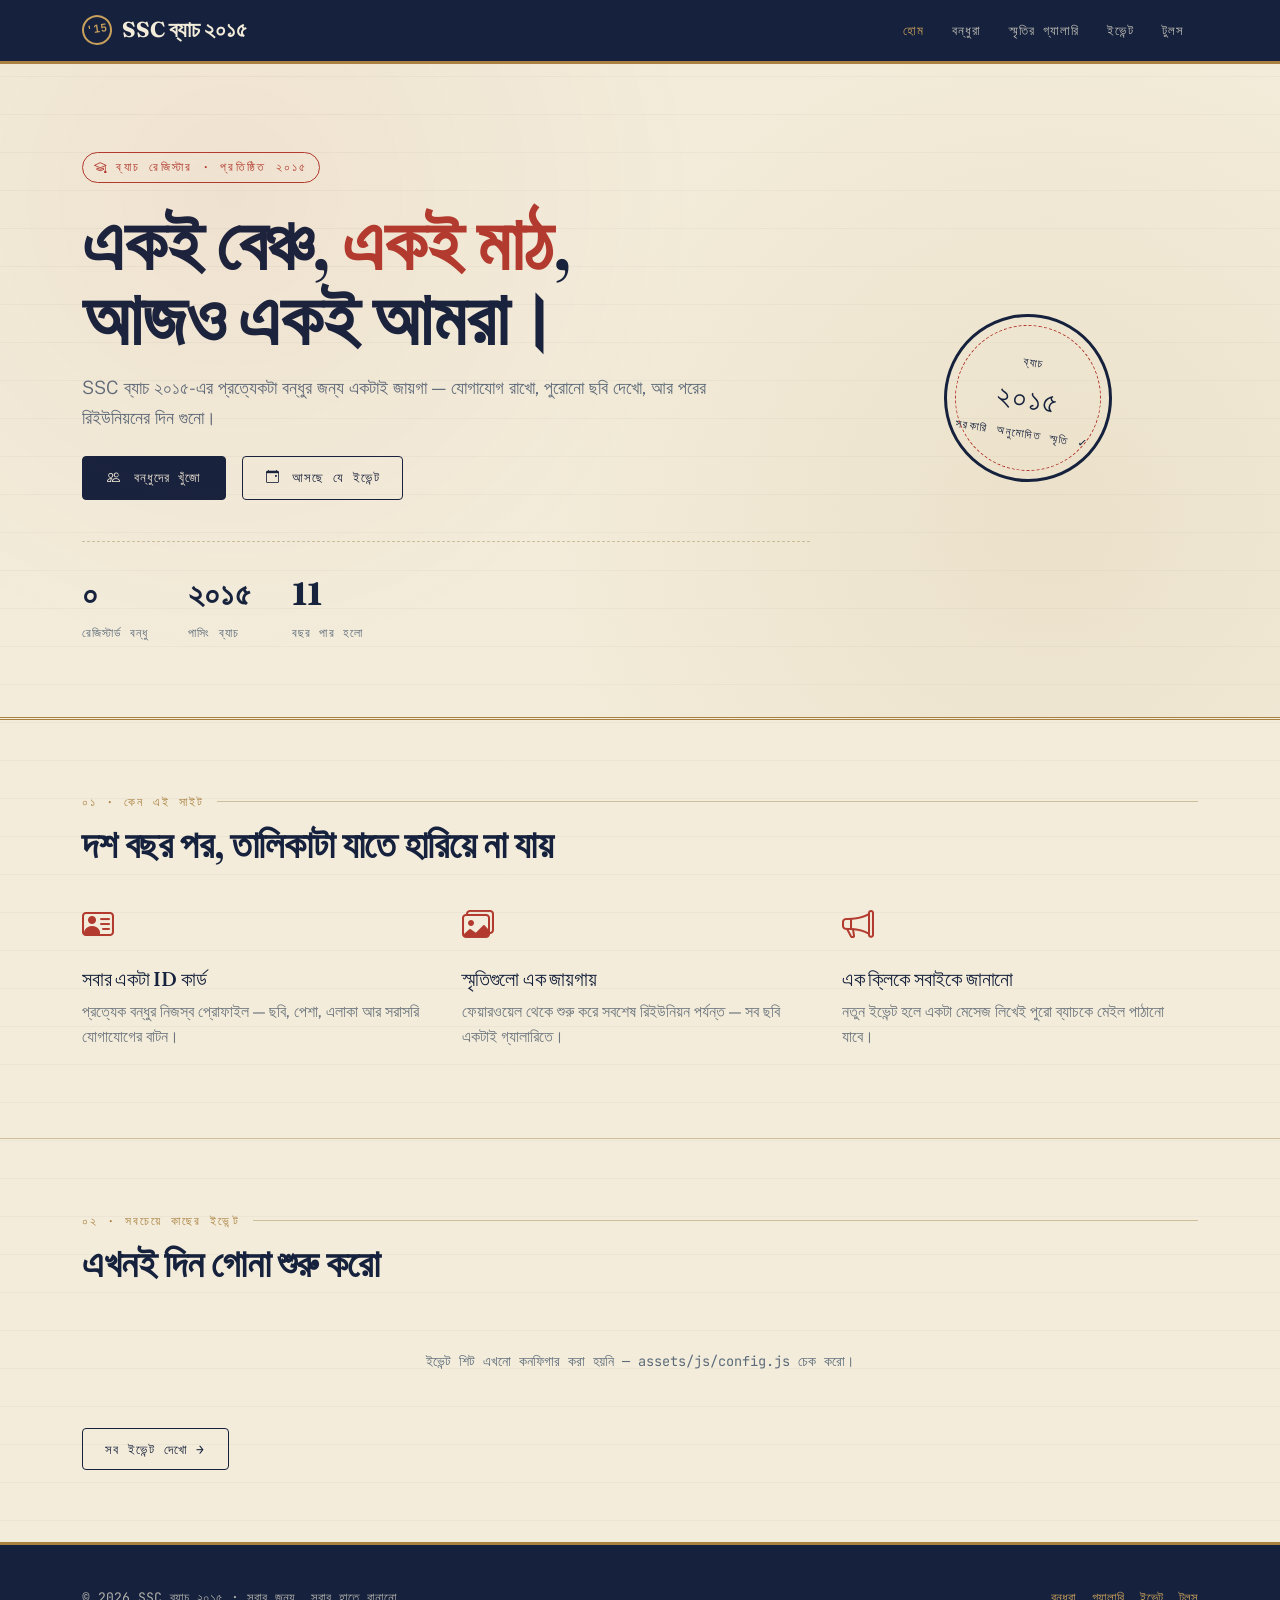
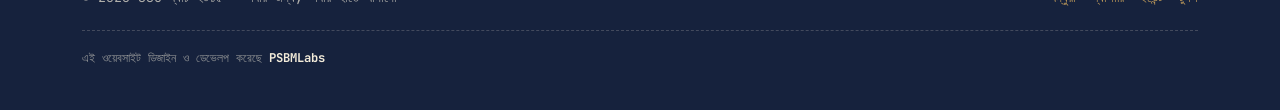
<file: index.html>
<!DOCTYPE html>
<html lang="bn">
<head>
<meta charset="UTF-8">
<meta name="viewport" content="width=device-width, initial-scale=1.0">
<title>SSC ব্যাচ ২০১৫ — আমরা এখনো একসাথে</title>
<meta name="description" content="SSC ব্যাচ ২০১৫-এর সবার জন্য একটাই ঠিকানা — বন্ধুদের প্রোফাইল, স্মৃতির গ্যালারি আর আসন্ন সব ইভেন্ট।">

<link rel="preconnect" href="https://fonts.googleapis.com">
<link href="https://fonts.googleapis.com/css2?family=Fraunces:opsz,wght@9..144,500;9..144,600;9..144,700&family=Public+Sans:wght@400;500;600;700&family=JetBrains+Mono:wght@400;500;600&display=swap" rel="stylesheet">
<link rel="stylesheet" href="https://cdn.jsdelivr.net/npm/bootstrap@5.3.3/dist/css/bootstrap.min.css">
<link rel="stylesheet" href="https://cdn.jsdelivr.net/npm/bootstrap-icons@1.11.3/font/bootstrap-icons.css">
<link rel="stylesheet" href="assets/css/style.css">
</head>
<body>

<nav class="navbar navbar-expand-lg reg-nav sticky-top">
  <div class="container">
    <a class="navbar-brand" href="index.html"><span class="stamp mono">'15</span> SSC ব্যাচ ২০১৫</a>
    <button class="navbar-toggler" type="button" data-bs-toggle="collapse" data-bs-target="#nav" style="border-color:rgba(243,236,218,.4)">
      <span class="navbar-toggler-icon"></span>
    </button>
    <div class="collapse navbar-collapse" id="nav">
      <ul class="navbar-nav ms-auto">
        <li class="nav-item"><a class="nav-link" href="index.html">হোম</a></li>
        <li class="nav-item"><a class="nav-link" href="friends.html">বন্ধুরা</a></li>
        <li class="nav-item"><a class="nav-link" href="gallery.html">স্মৃতির গ্যালারি</a></li>
        <li class="nav-item"><a class="nav-link" href="events.html">ইভেন্ট</a></li>
        <li class="nav-item"><a class="nav-link" href="tools.html">টুলস</a></li>
      </ul>
    </div>
  </div>
</nav>

<div id="birthdayBanner"></div>

<header class="hero">
  <div class="container">
    <div class="row align-items-center g-5">
      <div class="col-lg-8">
        <div class="eyebrow"><i class="bi bi-mortarboard"></i> ব্যাচ রেজিস্টার · প্রতিষ্ঠিত ২০১৫</div>
        <h1>একই বেঞ্চ, <em>একই মাঠ</em>,<br>আজও একই আমরা।</h1>
        <p class="lead">SSC ব্যাচ ২০১৫-এর প্রত্যেকটা বন্ধুর জন্য একটাই জায়গা — যোগাযোগ রাখো, পুরোনো ছবি দেখো, আর পরের রিইউনিয়নের দিন গুনো।</p>
        <div class="d-flex gap-3 flex-wrap mt-4">
          <a href="friends.html" class="btn-ink"><i class="bi bi-people me-1"></i> বন্ধুদের খুঁজো</a>
          <a href="events.html" class="btn-outline-ink"><i class="bi bi-calendar-event me-1"></i> আসছে যে ইভেন্ট</a>
        </div>

        <div class="stat-strip">
          <div class="stat"><b class="mono" id="statFriends">—</b><span>রেজিস্টার্ড বন্ধু</span></div>
          <div class="stat"><b class="mono">২০১৫</b><span>পাসিং ব্যাচ</span></div>
          <div class="stat"><b class="mono" id="statYears">—</b><span>বছর পার হলো</span></div>
        </div>
      </div>
      <div class="col-lg-4 d-none d-lg-flex justify-content-center">
        <div class="stamp-seal">
          <div class="txt">ব্যাচ<span class="big">২০১৫</span>সরকারি অনুমোদিত স্মৃতি ✓</div>
        </div>
      </div>
    </div>
  </div>
</header>

<section id="about">
  <div class="container">
    <div class="sec-label">০১ · কেন এই সাইট</div>
    <h2 class="sec-title">দশ বছর পর, তালিকাটা যাতে হারিয়ে না যায়</h2>
    <div class="row g-4">
      <div class="col-md-4">
        <i class="bi bi-person-vcard fs-2" style="color:var(--red)"></i>
        <h3 class="h5 mt-3">সবার একটা ID কার্ড</h3>
        <p class="text-secondary">প্রত্যেক বন্ধুর নিজস্ব প্রোফাইল — ছবি, পেশা, এলাকা আর সরাসরি যোগাযোগের বাটন।</p>
      </div>
      <div class="col-md-4">
        <i class="bi bi-images fs-2" style="color:var(--red)"></i>
        <h3 class="h5 mt-3">স্মৃতিগুলো এক জায়গায়</h3>
        <p class="text-secondary">ফেয়ারওয়েল থেকে শুরু করে সবশেষ রিইউনিয়ন পর্যন্ত — সব ছবি একটাই গ্যালারিতে।</p>
      </div>
      <div class="col-md-4">
        <i class="bi bi-megaphone fs-2" style="color:var(--red)"></i>
        <h3 class="h5 mt-3">এক ক্লিকে সবাইকে জানানো</h3>
        <p class="text-secondary">নতুন ইভেন্ট হলে একটা মেসেজ লিখেই পুরো ব্যাচকে মেইল পাঠানো যাবে।</p>
      </div>
    </div>
  </div>
</section>

<section id="next-event-preview">
  <div class="container">
    <div class="sec-label">০২ · সবচেয়ে কাছের ইভেন্ট</div>
    <h2 class="sec-title">এখনই দিন গোনা শুরু করো</h2>
    <div id="homeEventPreview"><div class="state-msg"><span class="spin"></span> লোড হচ্ছে...</div></div>
    <a href="events.html" class="btn-outline-ink mt-4 d-inline-block">সব ইভেন্ট দেখো →</a>
  </div>
</section>

<footer>
  <div class="container">
    <div class="d-flex flex-wrap justify-content-between align-items-center gap-3">
      <div>© <span id="year"></span> SSC ব্যাচ ২০১৫ · সবার জন্য, সবার হাতে বানানো</div>
      <div class="d-flex gap-3">
        <a href="friends.html">বন্ধুরা</a>
        <a href="gallery.html">গ্যালারি</a>
        <a href="events.html">ইভেন্ট</a>
        <a href="tools.html">টুলস</a>
      </div>
    </div>
    <div class="footer-credit">
      এই ওয়েবসাইট ডিজাইন ও ডেভেলপ করেছে <a href="https://psbmlabs.github.io" target="_blank" rel="noopener" style="color:var(--paper); font-weight:700;">PSBMLabs</a>
    </div>
  </div>
</footer>

<script src="https://cdn.jsdelivr.net/npm/bootstrap@5.3.3/dist/js/bootstrap.bundle.min.js"></script>
<script src="assets/js/config.js"></script>
<script src="assets/js/csv.js"></script>
<script src="assets/js/main.js"></script>
<script src="assets/js/friends.js"></script>
<script src="assets/js/birthday.js"></script>
<script>
function isEventApproved(v){
  const s = (v || "").toString().trim().toLowerCase();
  return s === "1" || s === "yes" || s === "true" || s === "approved";
}

async function loadHomeStats(){
  try{
    const rows = await fetchSheet(FRIENDS_CSV_URL);
    const friends = rows.filter(r => r.name);
    document.getElementById("statFriends").textContent = friends.length;
  }catch(e){ document.getElementById("statFriends").textContent = "০"; }
  document.getElementById("statYears").textContent = new Date().getFullYear() - 2015;
}

async function loadNextEventPreview(){
  const box = document.getElementById("homeEventPreview");
  try{
    const rows = await fetchSheet(EVENTS_CSV_URL);
    const events = rows.filter(r => r.eventname && isEventApproved(r.status));
    const withDate = events.map(e => ({...e, _d: (function(){ const t=(e.time&&e.time.trim())||"10:00"; const d=new Date(`${e.date}T${t}:00`); return isNaN(d)?null:d; })() }));
    const upcoming = withDate.filter(e => e._d && e._d >= new Date()).sort((a,b)=>a._d-b._d);
    if (!upcoming.length){
      box.innerHTML = `<div class="state-msg">এই মুহূর্তে কোনো আসন্ন ইভেন্ট নেই।</div>`;
      return;
    }
    const ev = upcoming[0];
    box.innerHTML = `
      <div class="event-card">
        <div class="when mono">${ev._d.toLocaleDateString("bn-BD",{day:"numeric",month:"long",year:"numeric"})}${ev.venue ? " · "+ev.venue : ""}</div>
        <h3>${ev.eventname}</h3>
        <p class="desc">${ev.description || ""}</p>
        <div class="countdown" id="homeCountdown"></div>
      </div>`;
    startCountdownHome(document.getElementById("homeCountdown"), ev._d);
  }catch(e){
    box.innerHTML = `<div class="state-msg">ইভেন্ট শিট এখনো কনফিগার করা হয়নি — assets/js/config.js চেক করো।</div>`;
  }
}

function startCountdownHome(el, target){
  function tick(){
    let diff = target - new Date();
    if (diff <= 0){ el.innerHTML = `<div class="badge-group">শুরু হয়ে গেছে 🎉</div>`; return; }
    const d=Math.floor(diff/86400000); diff-=d*86400000;
    const h=Math.floor(diff/3600000); diff-=h*3600000;
    const m=Math.floor(diff/60000); diff-=m*60000;
    const s=Math.floor(diff/1000);
    el.innerHTML = `<div class="box"><b class="mono">${d}</b><span>দিন</span></div><div class="box"><b class="mono">${h}</b><span>ঘণ্টা</span></div><div class="box"><b class="mono">${m}</b><span>মিনিট</span></div><div class="box"><b class="mono">${s}</b><span>সেকেন্ড</span></div>`;
  }
  tick(); setInterval(tick, 1000);
}

loadHomeStats();
loadNextEventPreview();
</script>
</body>
</html>
</file>
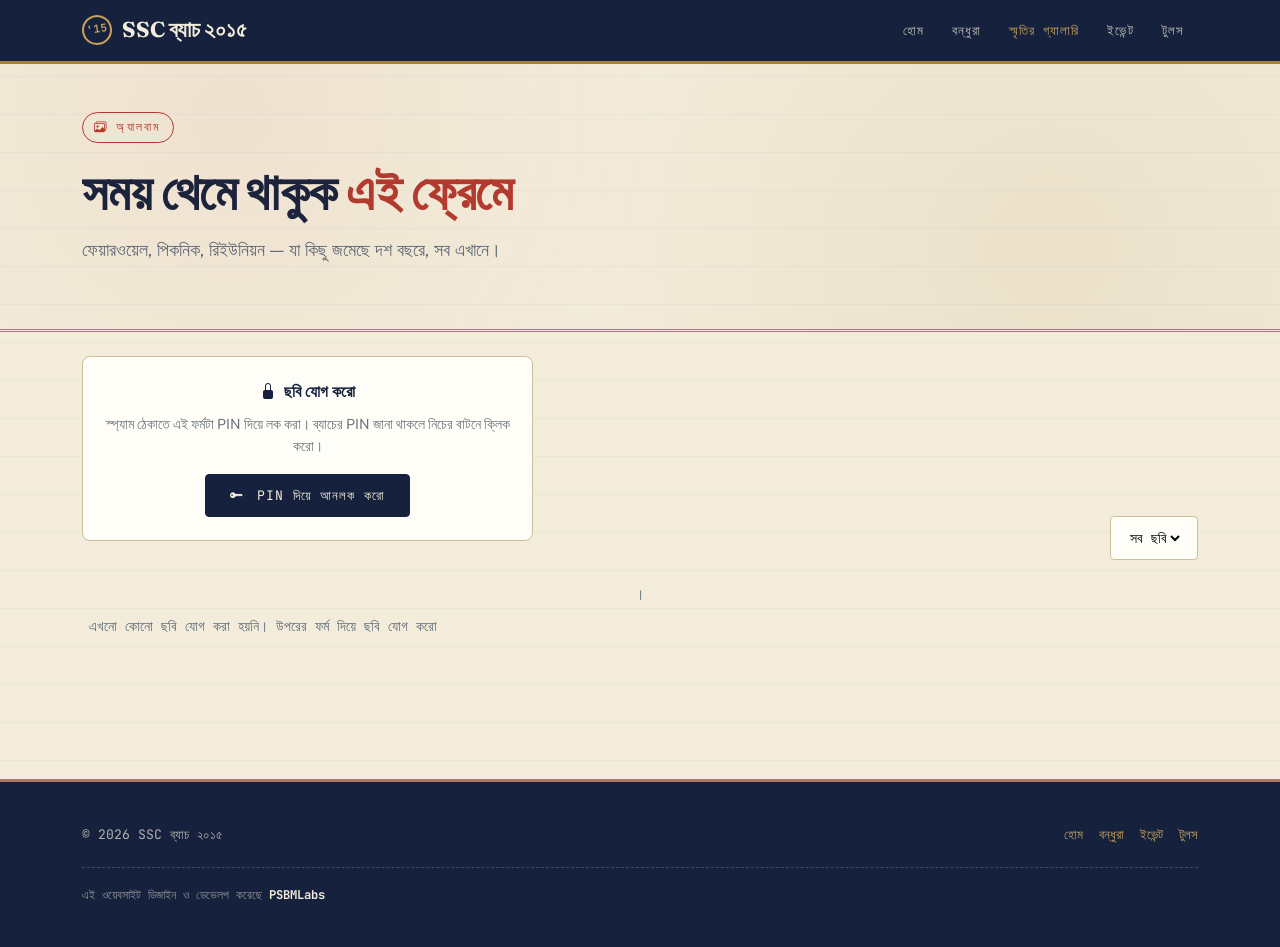
<file: gallery.html>
<!DOCTYPE html>
<html lang="bn">
<head>
<meta charset="UTF-8">
<meta name="viewport" content="width=device-width, initial-scale=1.0">
<title>স্মৃতির গ্যালারি — SSC ব্যাচ ২০১৫</title>
<link rel="preconnect" href="https://fonts.googleapis.com">
<link href="https://fonts.googleapis.com/css2?family=Fraunces:opsz,wght@9..144,500;9..144,600;9..144,700&family=Public+Sans:wght@400;500;600;700&family=JetBrains+Mono:wght@400;500;600&display=swap" rel="stylesheet">
<link rel="stylesheet" href="https://cdn.jsdelivr.net/npm/bootstrap@5.3.3/dist/css/bootstrap.min.css">
<link rel="stylesheet" href="https://cdn.jsdelivr.net/npm/bootstrap-icons@1.11.3/font/bootstrap-icons.css">
<link rel="stylesheet" href="assets/css/style.css">
</head>
<body>

<nav class="navbar navbar-expand-lg reg-nav sticky-top">
  <div class="container">
    <a class="navbar-brand" href="index.html"><span class="stamp mono">'15</span> SSC ব্যাচ ২০১৫</a>
    <button class="navbar-toggler" type="button" data-bs-toggle="collapse" data-bs-target="#nav" style="border-color:rgba(243,236,218,.4)">
      <span class="navbar-toggler-icon"></span>
    </button>
    <div class="collapse navbar-collapse" id="nav">
      <ul class="navbar-nav ms-auto">
        <li class="nav-item"><a class="nav-link" href="index.html">হোম</a></li>
        <li class="nav-item"><a class="nav-link" href="friends.html">বন্ধুরা</a></li>
        <li class="nav-item"><a class="nav-link active" href="gallery.html">স্মৃতির গ্যালারি</a></li>
        <li class="nav-item"><a class="nav-link" href="events.html">ইভেন্ট</a></li>
        <li class="nav-item"><a class="nav-link" href="tools.html">টুলস</a></li>
      </ul>
    </div>
  </div>
</nav>

<div id="birthdayBanner"></div>

<header class="hero py-5">
  <div class="container">
    <div class="eyebrow"><i class="bi bi-images"></i> অ্যালবাম</div>
    <h1 style="font-size:clamp(2rem,4.5vw,3.2rem)">সময় থেমে থাকুক <em>এই ফ্রেমে</em></h1>
    <p class="lead">ফেয়ারওয়েল, পিকনিক, রিইউনিয়ন — যা কিছু জমেছে দশ বছরে, সব এখানে।</p>
  </div>
</header>

<section class="pt-4">
  <div class="container">
    <div class="row g-4 mb-4">
      <div class="col-lg-5">
        <!-- লক করা অবস্থা — PIN দেওয়ার আগে এটা দেখাবে -->
        <div id="galleryUploadLocked" class="wall-composer text-center">
          <div class="mb-2 fw-semibold"><i class="bi bi-lock-fill me-1"></i> ছবি যোগ করো</div>
          <p class="text-secondary small mb-3">স্প্যাম ঠেকাতে এই ফর্মটা PIN দিয়ে লক করা। ব্যাচের PIN জানা থাকলে নিচের বাটনে ক্লিক করো।</p>
          <button type="button" id="galleryUnlockBtn" class="btn-ink"><i class="bi bi-key-fill me-1"></i> PIN দিয়ে আনলক করো</button>
        </div>

        <!-- আনলক হওয়া ফর্ম — সঠিক PIN দিলে এটা দেখাবে -->
        <form id="galleryUploadForm" class="wall-composer" style="display:none;">
          <div class="mb-2 fw-semibold">ছবি যোগ করো</div>
          <input type="text" id="galleryUploadName" name="name" class="form-control mb-2" placeholder="ছবি যোগ করা ব্যাক্তির নাম" required>

          <label class="form-label small text-secondary mb-1">সরাসরি ছবি আপলোড করো (imgtree.co-তে অটো আপলোড হয়ে যাবে)</label>
          <input type="file" id="galleryUploadFile" name="file" class="form-control mb-2" accept="image/png,image/jpeg,image/gif,image/webp">

          <div class="text-center text-secondary small my-2">— অথবা —</div>

          <input type="url" id="galleryUploadUrl" name="photourl" class="form-control mb-2" placeholder="আগে থেকে আপলোড করা ছবির লিংক (Google Drive / imgbb / ইত্যাদি)">
          <input type="text" id="galleryUploadCaption" name="caption" class="form-control mb-2" placeholder="ক্যাপশন (ঐচ্ছিক)">
          <input type="text" id="galleryUploadTag" name="tag" class="form-control mb-2" placeholder="ট্যাগ (যেমন: Picnic, Farewell, Reunion — ঐচ্ছিক)">
          <div class="d-flex justify-content-between align-items-center mt-3 flex-wrap gap-2">
            <span class="text-secondary small">উপরে দুটোর যেকোনো একটা দাও — ফাইল আপলোড অথবা লিংক।</span>
            <button type="submit" id="galleryUploadBtn" class="btn-ink"><i class="bi bi-cloud-upload me-1"></i>ছবি যোগ করো</button>
          </div>
          <div class="fun-pick-result mt-3" id="galleryUploadStatus" style="display:none;"></div>
          <div class="text-secondary small mt-2"><i class="bi bi-info-circle me-1"></i>ছবি জমা হওয়ার পর অ্যাডমিন অ্যাপ্রুভ করলেই সেটা সবাই দেখতে পাবে।</div>
        </form>
      </div>

      <!-- PIN মডাল -->
      <div class="modal fade" id="galleryPinModal" tabindex="-1" aria-hidden="true">
        <div class="modal-dialog modal-dialog-centered">
          <div class="modal-content">
            <div class="modal-header">
              <h5 class="modal-title"><i class="bi bi-key-fill me-1"></i> PIN দাও</h5>
              <button type="button" class="btn-close" data-bs-dismiss="modal" aria-label="Close"></button>
            </div>
            <div class="modal-body">
              <input type="password" inputmode="numeric" id="galleryPinInput" class="form-control" placeholder="ব্যাচের PIN">
              <div class="text-danger small mt-2" id="galleryPinError" style="display:none;">ভুল PIN, আবার চেষ্টা করো।</div>
            </div>
            <div class="modal-footer">
              <button type="button" id="galleryPinSubmit" class="btn-ink"><i class="bi bi-unlock-fill me-1"></i> আনলক করো</button>
            </div>
          </div>
        </div>
      </div>
      <div class="col-lg-7 d-flex align-items-end justify-content-lg-end">
        <div class="id-search-bar">
          <select id="galleryFilter" class="form-select-plaintext">
            <option value="">সব ছবি</option>
          </select>
        </div>
      </div>
    </div>
    <div class="masonry" id="galleryGrid">
      <div class="state-msg">ছবি লোড হচ্ছে...</div>
    </div>
  </div>
</section>

<footer class="mt-5">
  <div class="container">
    <div class="d-flex flex-wrap justify-content-between align-items-center gap-3">
      <div>© <span id="year"></span> SSC ব্যাচ ২০১৫</div>
      <div class="d-flex gap-3">
        <a href="index.html">হোম</a>
        <a href="friends.html">বন্ধুরা</a>
        <a href="events.html">ইভেন্ট</a>
        <a href="tools.html">টুলস</a>
      </div>
    </div>
    <div class="footer-credit">
      এই ওয়েবসাইট ডিজাইন ও ডেভেলপ করেছে <a href="https://psbmlabs.github.io" target="_blank" rel="noopener" style="color:var(--paper); font-weight:700;">PSBMLabs</a>
    </div>
  </div>
</footer>

<script src="https://cdn.jsdelivr.net/npm/bootstrap@5.3.3/dist/js/bootstrap.bundle.min.js"></script>
<script src="assets/js/config.js"></script>
<script src="assets/js/csv.js"></script>
<script src="assets/js/main.js"></script>
<script src="assets/js/friends.js"></script>
<script src="assets/js/birthday.js"></script>
<script src="assets/js/gallery.js"></script>
</body>
</html>
</file>
<file: assets/css/style.css>
/* =========================================================
   SSC 2015 BATCH — "REGISTER" DESIGN SYSTEM
   Ink Navy + Exam-paper cream + Roll-call red + Brass gold
   ========================================================= */

:root{
  --ink:        #16223d;
  --ink-2:      #1f3358;
  --paper:      #f3ecda;
  --paper-2:    #ece2c8;
  --red:        #b23a2e;
  --brass:      #a9803f;
  --brass-2:    #c9a15c;
  --slate:      #5c6b7a;
  --line:       #cdbf9c;
  --white:      #fffdf7;

  --font-display: 'Fraunces', 'Georgia', serif;
  --font-body:    'Public Sans', 'Segoe UI', sans-serif;
  --font-mono:    'JetBrains Mono', ui-monospace, monospace;

  --radius: 4px;
}

*{ box-sizing: border-box; }

html{ scroll-behavior: smooth; }

/* Anchor targets (tool-nav-pill links) must land below BOTH sticky bars
   (top navbar + sticky tool nav), not underneath them. */
section[id]{
  scroll-margin-top: calc(var(--navH, 62px) + var(--toolNavH, 64px) + 16px);
}

body{
  background-color: var(--paper);
  background-image:
    repeating-linear-gradient(180deg, rgba(22,34,61,0.035) 0px, rgba(22,34,61,0.035) 1px, transparent 1px, transparent 38px);
  color: var(--ink);
  font-family: var(--font-body);
  font-size: 16px;
  line-height: 1.6;
  overflow-anchor: none; /* stop the browser auto-scrolling when async content (birthday banner, notice board, etc.) changes height above the fold */
}

@media (prefers-reduced-motion: reduce){
  *{ animation-duration: 0.001ms !important; animation-iteration-count: 1 !important; transition-duration: 0.001ms !important; scroll-behavior: auto !important; }
}

::selection{ background: var(--red); color: var(--white); }

a{ color: var(--ink-2); text-decoration: none; }
a:focus-visible, button:focus-visible, input:focus-visible, select:focus-visible{
  outline: 3px solid var(--brass);
  outline-offset: 2px;
}

h1,h2,h3,h4{
  font-family: var(--font-display);
  color: var(--ink);
  font-weight: 600;
  letter-spacing: -0.01em;
}

.mono{ font-family: var(--font-mono); letter-spacing: 0.02em; }

/* ---------- Top nav (register spine) ---------- */
.reg-nav{
  background: var(--ink);
  border-bottom: 3px solid var(--brass);
}
.reg-nav .navbar-brand{
  font-family: var(--font-display);
  color: var(--paper) !important;
  font-size: 1.35rem;
  font-weight: 700;
  display:flex; align-items:center; gap:.6rem;
}
.reg-nav .navbar-brand .stamp{
  width: 30px; height:30px; border:2px solid var(--brass-2); border-radius:50%;
  display:flex; align-items:center; justify-content:center;
  font-family: var(--font-mono); font-size:.68rem; color:var(--brass-2);
  transform: rotate(-8deg);
}
.reg-nav .nav-link{
  color: rgba(243,236,218,0.78) !important;
  font-family: var(--font-mono);
  font-size: .82rem;
  letter-spacing: .06em;
  text-transform: uppercase;
  padding: .5rem .9rem !important;
}
.reg-nav .nav-link.active, .reg-nav .nav-link:hover{ color: var(--brass-2) !important; }
.reg-nav .navbar-toggler{ border-color: rgba(243,236,218,0.4); }
.reg-nav .navbar-toggler-icon{
  background-image: url("data:image/svg+xml,%3csvg xmlns='http://www.w3.org/2000/svg' viewBox='0 0 30 30'%3e%3cpath stroke='rgba(243,236,218,1)' stroke-linecap='round' stroke-miterlimit='10' stroke-width='2' d='M4 7h22M4 15h22M4 23h22'/%3e%3c/svg%3e");
}
/* ---------- Hero: cover page of the register ---------- */
.hero{
  position: relative;
  padding: 5.5rem 0 4.5rem;
  border-bottom: 3px double var(--brass);
  overflow:hidden;
}
.hero::before{
  content:"";
  position:absolute; inset:0;
  background-image: radial-gradient(circle at 18% 20%, rgba(178,58,46,0.06), transparent 40%),
                     radial-gradient(circle at 82% 70%, rgba(169,128,63,0.10), transparent 45%);
  pointer-events:none;
}
.hero .eyebrow{
  font-family: var(--font-mono);
  font-size:.78rem;
  letter-spacing:.18em;
  text-transform: uppercase;
  color: var(--red);
  display:inline-flex; align-items:center; gap:.5rem;
  border:1px solid var(--red);
  padding:.3rem .7rem;
  border-radius: 999px;
  margin-bottom:1.4rem;
}
.hero h1{
  font-size: clamp(2.6rem, 6vw, 4.6rem);
  line-height: 1.02;
  margin-bottom: 1.1rem;
}
.hero h1 em{
  font-style: normal;
  color: var(--red);
  position:relative;
}
.hero .lead{
  font-size: 1.15rem;
  color: var(--slate);
  max-width: 640px;
}
.hero .stamp-seal{
  width: 168px; height:168px;
  border: 3px solid var(--ink);
  border-radius: 50%;
  display:flex; align-items:center; justify-content:center; text-align:center;
  transform: rotate(9deg);
  position:relative;
  color: var(--ink);
  font-family: var(--font-mono);
}
.hero .stamp-seal::before{
  content:"";
  position:absolute; inset:8px;
  border:1px dashed var(--red);
  border-radius:50%;
}
.hero .stamp-seal .txt{ font-size:.72rem; letter-spacing:.12em; padding: 0 10px;}
.hero .stamp-seal .big{ font-family: var(--font-display); font-size:1.9rem; display:block; margin:.15rem 0;}

/* ---------- Section labels ---------- */
.sec-label{
  font-family: var(--font-mono);
  font-size:.78rem;
  letter-spacing:.16em;
  text-transform: uppercase;
  color: var(--brass);
  display:flex; align-items:center; gap: .8rem;
  margin-bottom: .6rem;
}
.sec-label::after{
  content:"";
  flex:1;
  height:1px;
  background: var(--line);
}
.sec-title{ font-size: clamp(1.7rem, 3vw, 2.4rem); margin-bottom: 2rem; }

section{ padding: 4.5rem 0; }
section + section{ border-top: 1px solid var(--line); }

/* ---------- Buttons ---------- */
.btn-ink{
  background: var(--ink);
  color: var(--paper) !important;
  border-radius: var(--radius);
  padding: .65rem 1.5rem;
  font-family: var(--font-mono);
  font-size: .82rem;
  letter-spacing: .07em;
  text-transform: uppercase;
  border: 1px solid var(--ink);
  transition: transform .15s ease, box-shadow .15s ease;
}
.btn-ink:hover{ transform: translateY(-2px); box-shadow: 3px 4px 0 var(--brass-2); color:var(--paper); }

.btn-outline-ink{
  border: 1.5px solid var(--ink);
  color: var(--ink);
  border-radius: var(--radius);
  padding: .6rem 1.4rem;
  font-family: var(--font-mono);
  font-size: .82rem;
  letter-spacing: .07em;
  text-transform: uppercase;
  transition: all .15s ease;
  background: transparent;
}
.btn-outline-ink:hover{ background: var(--ink); color: var(--paper); }

.btn-red{
  background: var(--red);
  color: var(--white) !important;
  border-radius: var(--radius);
  padding: .6rem 1.3rem;
  font-family: var(--font-mono);
  font-size: .78rem;
  letter-spacing:.06em;
  text-transform: uppercase;
  border:none;
}
.btn-red:hover{ background:#8f2d23; color:var(--white); }

/* ---------- Stat strip ---------- */
.stat-strip{
  display:flex; flex-wrap:wrap; gap: 2.5rem;
  margin-top: 2.6rem;
  padding-top: 1.6rem;
  border-top: 1px dashed var(--line);
}
.stat-strip .stat b{
  font-family: var(--font-display);
  font-size: 2rem;
  display:block;
  color: var(--ink);
}
.stat-strip .stat span{
  font-family: var(--font-mono);
  font-size: .72rem;
  letter-spacing: .1em;
  text-transform: uppercase;
  color: var(--slate);
}

/* ---------- ID CARD (friend profile) — the signature element ---------- */
.id-card{
  background: var(--white);
  border: 1px solid var(--line);
  border-radius: 10px;
  position: relative;
  padding: 1.2rem 1.2rem 1.4rem;
  box-shadow: 0 1px 0 var(--line), 0 10px 24px -18px rgba(22,34,61,0.5);
  transition: transform .18s ease, box-shadow .18s ease;
  height:100%;
}
.id-card:hover{
  transform: translateY(-4px) rotate(-0.4deg);
  box-shadow: 0 16px 28px -16px rgba(22,34,61,0.35);
}
.id-card::before{ /* punch holes */
  content:"";
  position:absolute; left:14px; top:0; bottom:0; width:6px;
  background-image: radial-gradient(circle, var(--paper) 2.6px, transparent 2.7px);
  background-size: 6px 22px;
  background-repeat: repeat-y;
  opacity:.9;
}
.id-card .roll{
  font-family: var(--font-mono);
  font-size: .68rem;
  color: var(--brass);
  letter-spacing: .08em;
  margin-bottom:.5rem;
  padding-left: .6rem;
}
.id-card .photo-wrap{
  width: 100%;
  aspect-ratio: 1 / 1;
  border-radius: 6px;
  overflow: hidden;
  background: var(--paper-2);
  margin-bottom: .9rem;
  position: relative;
  border: 1px solid var(--line);
}
.id-card .photo-wrap img{ width:100%; height:100%; object-fit: cover; display:block; }
.id-card .photo-wrap .corner{
  position:absolute; top:0; right:0;
  width: 0; height:0;
  border-style: solid;
  border-width: 0 26px 26px 0;
  border-color: transparent var(--red) transparent transparent;
}
.id-card h3{
  font-size: 1.15rem;
  margin-bottom: .1rem;
  padding-left: .6rem;
}
.id-card .role{
  font-size: .85rem;
  color: var(--slate);
  padding-left: .6rem;
  margin-bottom: .15rem;
}
.id-card .loc{
  font-size: .78rem;
  color: var(--brass);
  padding-left: .6rem;
  margin-bottom: .9rem;
  display:flex; align-items:center; gap:.35rem;
}
.id-card .contact-row{
  display:flex; gap:.5rem; flex-wrap:wrap;
  padding-left: .6rem;
}
.id-card .contact-row a{
  width: 34px; height:34px;
  border-radius: 50%;
  display:flex; align-items:center; justify-content:center;
  background: var(--paper);
  border: 1px solid var(--line);
  color: var(--ink);
  font-size: .95rem;
  transition: all .15s ease;
}
.id-card .contact-row a:hover{ background: var(--ink); color: var(--paper); border-color: var(--ink); }

.id-search-bar{
  background: var(--white);
  border: 1px solid var(--line);
  border-radius: var(--radius);
  padding: .5rem .9rem;
}
.id-search-bar input, .id-search-bar select{
  border:none; background:transparent; font-family: var(--font-mono); font-size:.88rem;
}
.id-search-bar input:focus, .id-search-bar select:focus{ outline:none; box-shadow:none; }

/* ---------- Gallery ---------- */
.gal-item{
  position:relative;
  overflow:hidden;
  border-radius: 6px;
  border: 1px solid var(--line);
  background: var(--paper-2);
  break-inside: avoid;
  margin-bottom: 1rem;
}
.gal-item img{ width:100%; display:block; transition: transform .4s ease; }
.gal-item:hover img{ transform: scale(1.06); }
.gal-item .cap{
  position:absolute; left:0; right:0; bottom:0;
  padding: .7rem .8rem;
  background: linear-gradient(0deg, rgba(22,34,61,0.88), transparent);
  color: var(--paper);
  font-family: var(--font-mono);
  font-size: .74rem;
  letter-spacing: .04em;
  opacity:0;
  transition: opacity .25s ease;
}
.gal-item:hover .cap{ opacity:1; }
.masonry{ column-count: 1; column-gap: 1rem; }
@media(min-width:576px){ .masonry{ column-count:2; } }
@media(min-width:992px){ .masonry{ column-count:3; } }

/* ---------- Events / timeline ---------- */
.event-card{
  background: var(--white);
  border: 1px solid var(--line);
  border-left: 4px solid var(--red);
  border-radius: 6px;
  padding: 1.6rem 1.7rem;
  margin-bottom: 1.4rem;
}
.event-card .when{
  font-family: var(--font-mono);
  font-size:.76rem;
  letter-spacing:.08em;
  text-transform: uppercase;
  color: var(--brass);
  margin-bottom:.4rem;
}
.event-card h3{ font-size: 1.4rem; margin-bottom: .5rem; }
.event-card .desc{ color: var(--slate); margin-bottom: 1.1rem; }
.countdown{
  display:flex; gap: .8rem; flex-wrap:wrap;
}
.countdown .box{
  background: var(--ink);
  color: var(--paper);
  border-radius: 5px;
  padding: .6rem 0;
  width: 72px;
  text-align:center;
  font-family: var(--font-mono);
}
.countdown .box b{ font-size: 1.4rem; display:block; }
.countdown .box span{ font-size: .62rem; letter-spacing:.08em; text-transform:uppercase; opacity:.75; }
.event-card.past{ opacity:.6; border-left-color: var(--slate); }
.event-card.past .btn-red{ background: var(--slate); pointer-events:none; }

/* ---------- Broadcast / mail command panel ---------- */
.broadcast-panel{
  background: var(--ink);
  color: var(--paper);
  border-radius: 8px;
  padding: 2rem;
  position:relative;
  overflow:hidden;
}
.broadcast-panel::after{
  content:"";
  position:absolute; right:-40px; top:-40px; width:180px; height:180px;
  border:1px dashed rgba(243,236,218,0.25); border-radius:50%;
}
.broadcast-panel .label{
  font-family: var(--font-mono); font-size:.72rem; letter-spacing:.14em; text-transform:uppercase; color: var(--brass-2);
}
.broadcast-panel textarea, .broadcast-panel input{
  background: rgba(243,236,218,0.06);
  border: 1px solid rgba(243,236,218,0.25);
  color: var(--paper);
  border-radius: 4px;
}
.broadcast-panel textarea::placeholder, .broadcast-panel input::placeholder{ color: rgba(243,236,218,0.45); }
.broadcast-panel textarea:focus, .broadcast-panel input:focus{
  background: rgba(243,236,218,0.09);
  color: var(--paper);
  border-color: var(--brass-2);
  box-shadow:none;
}
#broadcastLog{
  font-family: var(--font-mono);
  font-size: .78rem;
  max-height: 160px;
  overflow-y:auto;
  background: rgba(0,0,0,0.18);
  border-radius:4px;
  padding: .7rem .9rem;
  margin-top: 1rem;
}

/* ---------- Footer ---------- */
footer{
  background: var(--ink);
  color: rgba(243,236,218,0.7);
  padding: 2.6rem 0;
  border-top: 3px solid var(--brass);
  font-family: var(--font-mono);
  font-size: .82rem;
}
footer a{ color: var(--brass-2); }
.footer-credit{
  border-top: 1px dashed rgba(243,236,218,0.2);
  margin-top: 1.4rem;
  padding-top: 1.1rem;
  font-size: .76rem;
  color: rgba(243,236,218,0.55);
}
.footer-credit a{ color: var(--brass-2); font-weight:600; }

/* ---------- Loading / empty states ---------- */
.state-msg{
  font-family: var(--font-mono);
  font-size: .85rem;
  color: var(--slate);
  padding: 2rem 0;
  text-align:center;
}
.spin{
  width:18px; height:18px; border:2px solid var(--line); border-top-color: var(--red);
  border-radius:50%; display:inline-block; animation: spin 0.8s linear infinite; margin-right:.5rem;
  vertical-align: middle;
}
@keyframes spin{ to{ transform: rotate(360deg); } }

.badge-group{
  font-family: var(--font-mono);
  font-size:.68rem;
  letter-spacing:.05em;
  background: var(--paper-2);
  color: var(--ink);
  border:1px solid var(--line);
  border-radius: 999px;
  padding: .2rem .6rem;
}

/* =========================================================
   TOOLS PAGE — Notice board, Fund tracker, Guestbook,
   Bill splitter, Community links, Birthday banner
   ========================================================= */

.tool-nav-wrap{
  position: sticky;
  top: var(--navH, 62px);
  z-index: 900;
  background: var(--paper);
  padding: 1rem 0 .85rem;
  margin-bottom: 2.5rem;
  border-bottom: 1px solid transparent;
  transition: box-shadow .2s ease, border-color .2s ease;
}
.tool-nav-wrap.is-stuck{
  border-bottom-color: var(--line);
  box-shadow: 0 8px 16px -12px rgba(22,34,61,.35);
}

.tool-nav-pill{
  display:flex; flex-wrap: nowrap; gap:.6rem;
  overflow-x: auto;
  overflow-y: hidden;
  -webkit-overflow-scrolling: touch;
  scrollbar-width: thin;
  scrollbar-color: var(--brass) transparent;
  padding-bottom: .4rem;
  margin-bottom: -.4rem;
}
.tool-nav-pill::-webkit-scrollbar{ height: 6px; }
.tool-nav-pill::-webkit-scrollbar-track{ background: transparent; }
.tool-nav-pill::-webkit-scrollbar-thumb{ background: var(--line); border-radius: 999px; }
.tool-nav-pill::-webkit-scrollbar-thumb:hover{ background: var(--brass); }

.tool-nav-pill a{
  flex: 0 0 auto;
  white-space: nowrap;
  font-family: var(--font-mono);
  font-size: .76rem;
  letter-spacing: .05em;
  text-transform: uppercase;
  border: 1px solid var(--line);
  background: var(--white);
  color: var(--ink);
  padding: .45rem .95rem;
  border-radius: 999px;
  transition: all .15s ease;
}
.tool-nav-pill a:hover{ background: var(--ink); color: var(--paper); border-color: var(--ink); }
.tool-nav-pill a.active{
  background: var(--ink);
  color: var(--paper);
  border-color: var(--ink);
}
.tool-nav-pill a.active i{ color: var(--brass-2); }

/* --- Birthday banner (sitewide) --- */
#birthdayBanner{
  display:none;
  background: var(--red);
  color: var(--white);
  text-align:center;
  padding: .6rem 1rem;
  font-family: var(--font-mono);
  font-size: .82rem;
  letter-spacing: .03em;
}
#birthdayBanner strong{ font-family: var(--font-body); }
#birthdayBanner button{
  background:none; border:none; color:rgba(255,255,255,0.8);
  margin-left: 1rem; font-size:.9rem; cursor:pointer;
}

/* --- Notice board --- */
.notice-item{
  background: var(--white);
  border: 1px solid var(--line);
  border-radius: 6px;
  padding: 1.1rem 1.3rem;
  margin-bottom: 1rem;
  display:flex;
  gap: 1rem;
  align-items:flex-start;
}
.notice-item.pinned{ border-left: 4px solid var(--brass); }
.notice-item .pin-icon{ color: var(--brass); font-size: 1.1rem; margin-top:.15rem; }
.notice-item .date{
  font-family: var(--font-mono); font-size:.7rem; color: var(--slate);
  text-transform:uppercase; letter-spacing:.05em; margin-bottom:.3rem;
}
.notice-item h4{ font-size: 1.05rem; margin-bottom:.3rem; }
.notice-item p{ color: var(--slate); margin:0; font-size:.92rem; }

/* --- Birthday list --- */
.bday-item{
  display:flex; align-items:center; gap: .9rem;
  background: var(--white);
  border: 1px solid var(--line);
  border-radius: 999px;
  padding: .5rem .9rem .5rem .5rem;
  margin-bottom: .7rem;
}
.bday-item img{
  width: 42px; height:42px; border-radius:50%; object-fit:cover;
  border: 1px solid var(--line);
}
.bday-item .nm{ font-weight:600; font-size:.92rem; }
.bday-item .dt{ font-family: var(--font-mono); font-size:.72rem; color: var(--slate); }
.bday-item.today{ border-color: var(--red); background: #fdf3f1; }
.bday-item.today .dt{ color: var(--red); }

/* --- Fund tracker --- */
.fund-card{
  background: var(--white);
  border: 1px solid var(--line);
  border-radius: 8px;
  padding: 1.8rem;
}
.fund-progress{
  height: 14px;
  background: var(--paper-2);
  border-radius: 999px;
  overflow:hidden;
  border: 1px solid var(--line);
  margin: 1rem 0 .5rem;
}
.fund-progress-bar{
  height:100%;
  background: linear-gradient(90deg, var(--brass), var(--brass-2));
  border-radius: 999px;
  transition: width .6s ease;
}
.fund-figures{ display:flex; justify-content:space-between; font-family: var(--font-mono); font-size:.8rem; color: var(--slate); }
.fund-figures b{ color: var(--ink); font-size: 1.1rem; font-family: var(--font-display); }
.contrib-row{
  display:flex; justify-content:space-between; align-items:center;
  padding: .55rem 0;
  border-bottom: 1px dashed var(--line);
  font-size: .9rem;
}
.contrib-row:last-child{ border-bottom:none; }
.contrib-row .amt{ font-family: var(--font-mono); color: var(--brass); font-weight:600; }

/* --- Guestbook / message wall --- */
.wall-msg{
  background: var(--white);
  border: 1px solid var(--line);
  border-radius: 6px;
  padding: 1rem 1.2rem;
  margin-bottom: .9rem;
  position:relative;
}
.wall-msg .who{ font-weight:600; font-size:.9rem; }
.wall-msg .when{ font-family: var(--font-mono); font-size:.68rem; color: var(--slate); }
.wall-msg p{ margin: .4rem 0 0; color: var(--ink); font-size: .92rem; }

/* --- Bill splitter tool --- */
.split-card{
  background: var(--white);
  border: 1px solid var(--line);
  border-radius: 8px;
  padding: 1.8rem;
}
.split-result{
  background: var(--ink);
  color: var(--paper);
  border-radius: 6px;
  padding: 1.2rem 1.4rem;
  margin-top: 1.2rem;
  text-align:center;
}
.split-result b{ font-family: var(--font-display); font-size: 2rem; display:block; color: var(--brass-2); }
.split-result span{ font-family: var(--font-mono); font-size:.72rem; letter-spacing:.08em; text-transform:uppercase; opacity:.8; }

/* --- Community buttons --- */
.community-grid{ display:flex; gap: 1rem; flex-wrap:wrap; }
.community-btn{
  flex: 1 1 200px;
  display:flex; align-items:center; gap: .9rem;
  background: var(--white);
  border: 1px solid var(--line);
  border-radius: 8px;
  padding: 1.1rem 1.3rem;
  transition: all .15s ease;
  color: var(--ink);
}
.community-btn:hover{ transform: translateY(-3px); box-shadow: 0 10px 20px -14px rgba(22,34,61,0.4); }
.community-btn i{ font-size: 1.6rem; }
.community-btn .cb-title{ font-weight:600; font-size:.95rem; display:block; }
.community-btn .cb-sub{ font-family: var(--font-mono); font-size:.72rem; color: var(--slate); }
.community-btn.wa i{ color:#25D366; }
.community-btn.fb i{ color:#1877F2; }
.community-btn.tg i{ color:#26A5E4; }
.community-btn.msg i{ color:#00B2FF; }

/* --- Fun zone --- */
.fun-pick-result{
  font-family: var(--font-mono);
  font-size: .85rem;
  color: var(--slate);
  text-align: center;
  background: var(--paper-2);
  border: 1px dashed var(--line);
  border-radius: 6px;
  padding: .9rem .8rem;
  margin-top: 1rem;
}
.fun-pick-result b{ font-family: var(--font-body); color: var(--ink); }

.rps-buttons{ display:flex; gap:.7rem; }
.rps-btn{
  flex: 1;
  font-size: 1.8rem;
  background: var(--white);
  border: 1px solid var(--line);
  border-radius: 8px;
  padding: .7rem 0;
  cursor: pointer;
  transition: all .15s ease;
}
.rps-btn:hover{ background: var(--ink); transform: translateY(-2px); }

.ttt-board{
  display:grid;
  grid-template-columns: repeat(3, 1fr);
  gap: .5rem;
  max-width: 260px;
  margin: 0 auto;
}
.ttt-cell{
  aspect-ratio: 1 / 1;
  font-family: var(--font-display);
  font-size: 1.7rem;
  font-weight: 700;
  background: var(--white);
  border: 1px solid var(--line);
  border-radius: 8px;
  color: var(--brass-2);
  cursor: pointer;
  transition: background .15s ease;
}
.ttt-cell:not(:disabled):hover{ background: var(--paper-2); }
.ttt-cell:disabled{ cursor: default; }

.ttt-reset-btn{
  white-space: nowrap;
  display: flex;
  align-items: center;
  justify-content: center;
  flex-shrink: 0;
  padding: .55rem 1.1rem;
}

/* --- Arcade mini-games (Space Shooter / Bike Racing / Fishing) --- */
.arcade-card{ text-align:center; }
.arcade-canvas{
  width: 100%;
  max-width: 360px;
  height: auto;
  aspect-ratio: 360 / 420;
  display: block;
  margin: 0 auto;
  border: 1px solid var(--line);
  border-radius: 8px;
  background: var(--ink);
  touch-action: none;
  cursor: pointer;
}
.arcade-card .fun-pick-result{ font-size:.8rem; }

/* --- Fun-zone tabs --- */
.funzone-tabs .nav-link{
  font-family: var(--font-mono);
  font-size: .8rem;
  letter-spacing: .04em;
  color: var(--ink);
  background: var(--white);
  border: 1px solid var(--line);
  border-radius: 999px;
  padding: .5rem 1.1rem;
  margin-right: .5rem;
  margin-bottom: .5rem;
}
.funzone-tabs .nav-link.active{
  background: var(--ink);
  color: var(--paper) !important;
  border-color: var(--ink);
}

.btn-link-mini{
  background: none;
  border: none;
  padding: 0;
  color: var(--brass);
  font-family: var(--font-mono);
  font-size: .78rem;
  text-decoration: underline;
  text-underline-offset: 3px;
}
.btn-link-mini:hover{ color: var(--red); }

/* --- Memory match game --- */
.memory-board{
  display: grid;
  grid-template-columns: repeat(4, 1fr);
  gap: .5rem;
  max-width: 320px;
  margin: 0 auto;
}
.memory-card{
  aspect-ratio: 1 / 1;
  font-size: 1.5rem;
  background: var(--white);
  border: 1px solid var(--line);
  border-radius: 8px;
  cursor: pointer;
  transition: background .15s ease, transform .1s ease;
}
.memory-card.is-flipped, .memory-card.is-matched{ background: var(--paper-2); }
.memory-card.is-matched{ border-color: var(--brass-2); opacity: .7; }
.memory-card:not(.is-flipped):not(.is-matched):hover{ transform: translateY(-2px); }

/* --- Reaction time test --- */
.reaction-box{
  width: 100%;
  padding: 2rem 1rem;
  text-align: center;
  font-family: var(--font-mono);
  font-size: .92rem;
  color: var(--paper);
  background: var(--ink);
  border: none;
  border-radius: 8px;
  cursor: pointer;
  transition: background .15s ease;
}
.reaction-box.is-waiting{ background: var(--red); }
.reaction-box.is-go{ background: #2f7d4f; }

/* --- Quiz options --- */
.quiz-options{ display: flex; flex-direction: column; gap: .5rem; }
.quiz-opt-btn{
  text-align: left;
  padding: .6rem .9rem;
  background: var(--white);
  border: 1px solid var(--line);
  border-radius: 6px;
  font-size: .88rem;
  cursor: pointer;
  transition: background .15s ease;
}
.quiz-opt-btn:hover:not(:disabled){ background: var(--paper-2); }
.quiz-opt-btn.is-correct{ background: #2f7d4f; color: var(--white); border-color: #2f7d4f; }
.quiz-opt-btn.is-wrong{ background: var(--red); color: var(--white); border-color: var(--red); }
.quiz-opt-btn:disabled{ cursor: default; }

/* --- Group poll --- */
.poll-opt-row{
  display: flex;
  align-items: center;
  gap: .6rem;
  padding: .55rem .7rem;
  border: 1px solid var(--line);
  border-radius: 6px;
  margin-bottom: .5rem;
  cursor: pointer;
  background: var(--white);
}
.poll-opt-row.is-selected{ border-color: var(--brass-2); background: var(--paper-2); }
.poll-bar-row{ margin-bottom: .8rem; }
.poll-bar-track{
  background: var(--paper-2);
  border: 1px solid var(--line);
  border-radius: 6px;
  height: 22px;
  overflow: hidden;
  margin-top: .25rem;
}
.poll-bar-fill{
  height: 100%;
  background: var(--brass-2);
  transition: width .4s ease;
}

/* --- Memory Map --- */
#memoryMapEl{ background: var(--paper-2); }
#memoryMapEl .leaflet-popup-content-wrapper{
  background: var(--white);
  border-radius: 6px;
  font-family: var(--font-body);
  color: var(--ink);
}
#memoryMapEl .leaflet-popup-tip{ background: var(--white); }
.memmap-popup{ min-width: 180px; max-width: 240px; }
.memmap-popup-title{
  font-weight: 700;
  font-size: .85rem;
  margin-bottom: .5rem;
  padding-bottom: .4rem;
  border-bottom: 1px dashed var(--line);
}
.memmap-popup-title .mono{ font-size: .72rem; color: var(--slate); font-weight:500; }
.memmap-friend-list{ max-height: 220px; overflow-y: auto; }
.memmap-friend{
  display:flex; align-items:center; gap:.5rem;
  padding: .3rem 0;
  font-size: .82rem;
}
.memmap-friend img{
  width: 26px; height: 26px; border-radius: 50%;
  object-fit: cover; flex-shrink: 0;
  border: 1px solid var(--line);
}
.memmap-friend small{ color: var(--slate); }

/* --- Batch Wall (ব্যাচ ওয়াল) --- */
.wall-composer{
  background: var(--white);
  border: 1px solid var(--line);
  border-radius: 8px;
  padding: 1.4rem;
  margin-bottom: 1.2rem;
}
.wall-avatar{
  width: 44px; height: 44px; border-radius: 50%;
  object-fit: cover; flex-shrink: 0;
  border: 1px solid var(--line);
}
.wall-post{
  background: var(--white);
  border: 1px solid var(--line);
  border-radius: 8px;
  padding: 1.1rem 1.2rem;
  margin-bottom: .9rem;
}
.wall-post.is-new{ border-color: var(--brass-2); box-shadow: 0 0 0 2px rgba(201,161,92,.25); }
.wall-post-head{ display:flex; align-items:center; gap:.7rem; margin-bottom:.6rem; }
.wall-post-head .wall-avatar{ width: 38px; height: 38px; }
.wall-post-name{ font-weight:600; font-size:.92rem; }
.wall-post-time{ font-family: var(--font-mono); font-size:.68rem; color: var(--slate); }
.wall-post-msg{ margin:0; color: var(--ink); font-size:.94rem; white-space: pre-line; }
</file>
